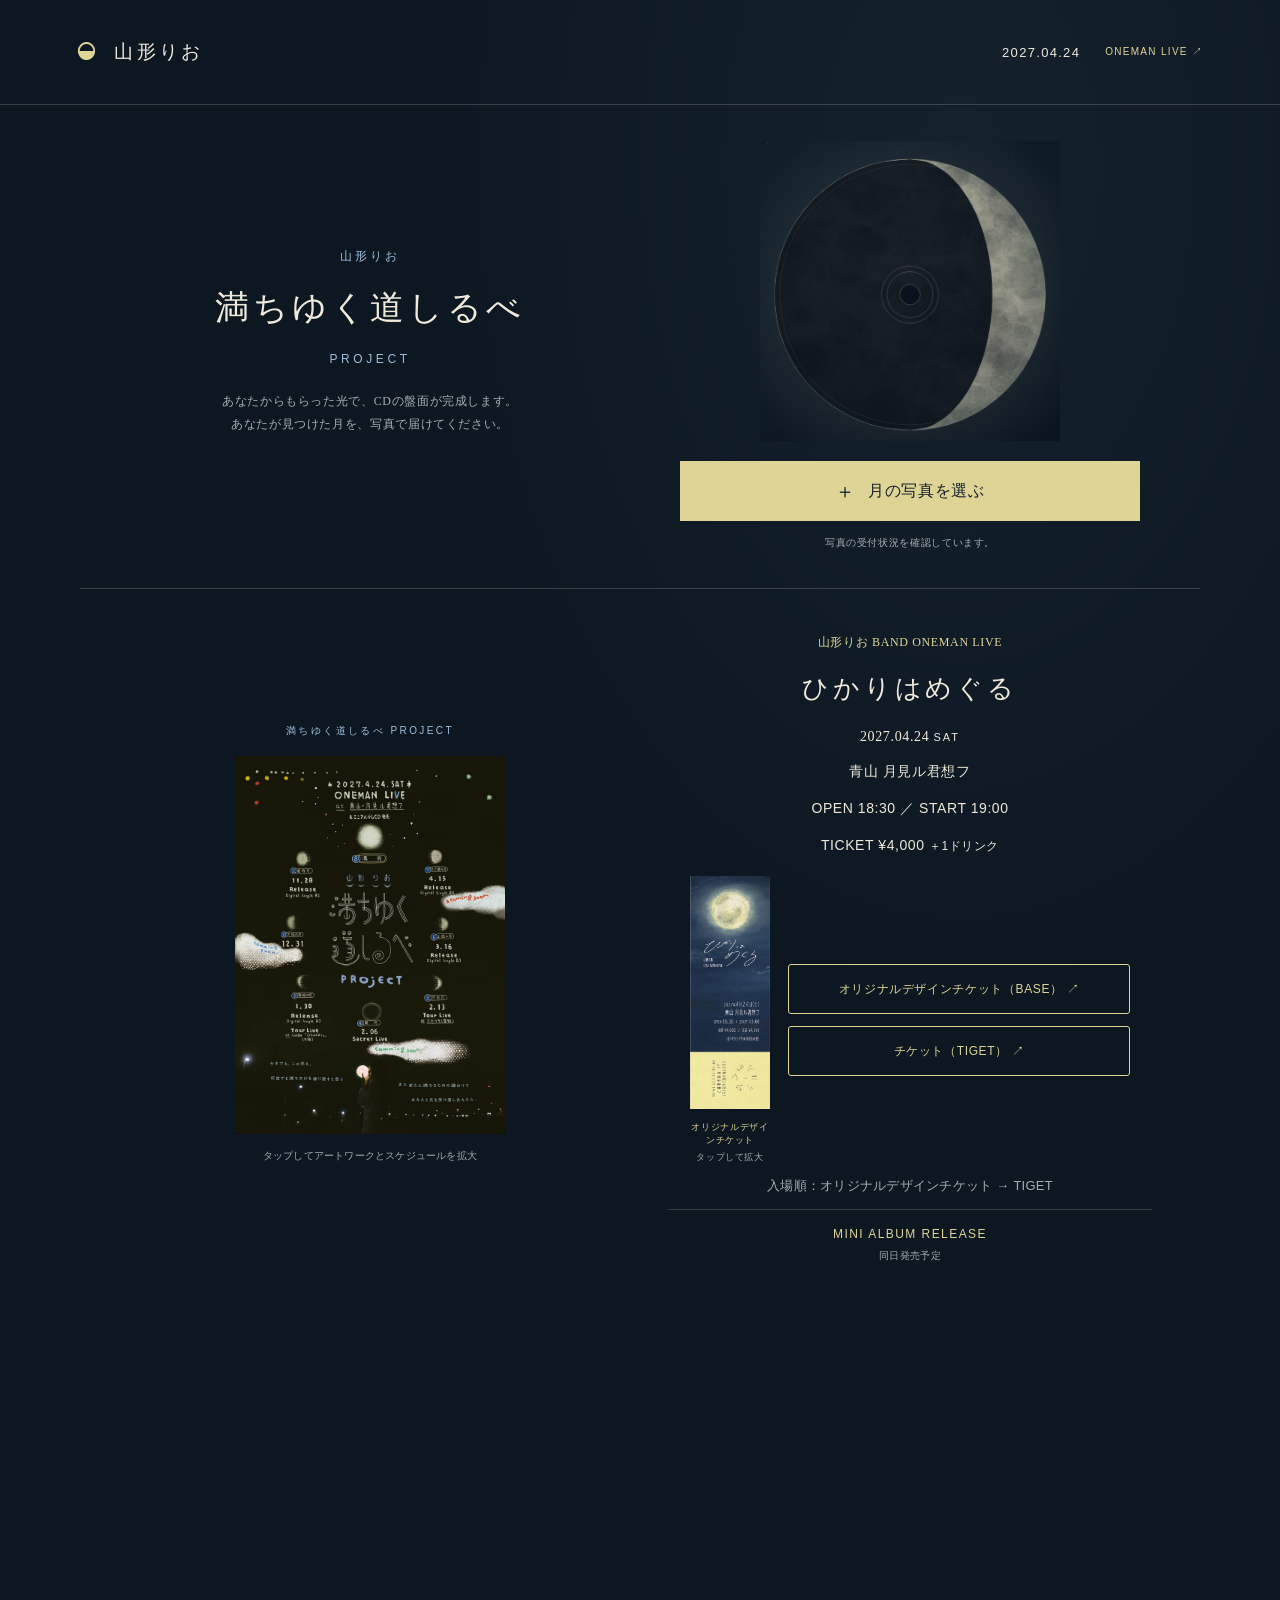
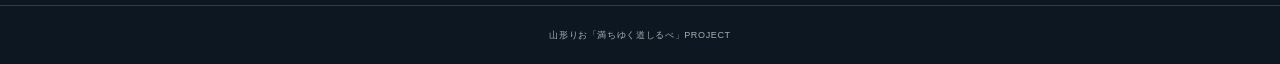
<file: index.html>
<!doctype html>
<html lang="ja">
<head>
  <meta charset="utf-8"><meta name="viewport" content="width=device-width,initial-scale=1,viewport-fit=cover">
  <title>山形りお「満ちゆく道しるべ」PROJECT</title>
  <meta name="description" content="みんなの月の光で、CDの盤面が完成する。山形りお「満ちゆく道しるべ」PROJECT。あなたが撮った月の光を、CDの盤面デザインに。">
  <meta name="theme-color" content="#0c1722">
  <meta http-equiv="Content-Security-Policy" content="default-src 'self'; script-src 'self'; style-src 'self'; img-src 'self' blob: data:; media-src 'self' blob:; connect-src 'self'; frame-src https://script.google.com https://*.googleusercontent.com; object-src 'none'; base-uri 'self'; form-action 'none'">
  <link rel="icon" href="./moon.svg" type="image/svg+xml"><link rel="stylesheet" href="./style.css?v=20261031-wide">
  <script type="module" src="./app.mjs?v=20261102-photo"></script>
</head>
<body>
  <header class="site-header"><a href="#" class="wordmark"><span class="moon-mark" aria-hidden="true">◒</span><span>山形りお</span></a><a href="#live" class="header-date">2027.04.24 <span>ONEMAN LIVE ↗</span></a></header>
  <main>
    <section class="participate section" id="participate" aria-labelledby="participate-title">
      <div class="simple-heading"><p class="project-artist">山形りお</p><h1 id="participate-title">満ちゆく道しるべ</h1><p class="project-label">PROJECT</p><p>あなたからもらった光で、CDの盤面が完成します。<br>あなたが見つけた月を、写真で届けてください。</p></div>
      <div class="workspace">
        <div class="editor">
          
          <label class="upload" for="photo-input"><span aria-hidden="true">＋</span><strong>月の写真を選ぶ</strong><small>JPEG / PNG / WebP など · 20MBまで</small></label>
          <input id="photo-input" type="file" accept="image/*" class="visually-hidden">
          <details id="photo-editor" hidden><summary>月の位置を調整する</summary>
            <div class="editor-title"><span id="photo-label">月の位置を合わせる</span><button id="detect" class="text-button">自動で探す</button></div>
            <canvas id="photo-canvas" width="480" height="420" tabindex="0" role="img" aria-label="選んだ写真。月をタップして位置を指定。スライダーでも調整できます。"></canvas>
            <p class="small muted">月をタップし、円で囲んでください。自動候補は街灯などを選ぶ場合があります。</p>
            <div class="range-row"><label for="moon-x">横位置</label><input type="range" id="moon-x" min="0" max="100" step="0.1" value="50"></div>
            <div class="range-row"><label for="moon-y">縦位置</label><input type="range" id="moon-y" min="0" max="100" step="0.1" value="50"></div>
            <div class="range-row"><label for="moon-radius">囲む大きさ</label><input type="range" id="moon-radius" min="1.5" max="50" step="0.1" value="12"></div>
            <div class="light-info" id="light-info" aria-live="polite"></div>
            <button id="create" class="button primary" disabled>調整を反映する</button>
          </details>
          <p id="collection-note" class="privacy-note"></p>
        </div>
        <div class="result" id="result">
          <div class="preview-top"><span id="preview-label">あなたの一枚のプレビュー</span><span>9 : 16</span></div>
          <div class="disc-window"><canvas id="result-canvas" width="540" height="960" aria-label="写真の光を帯びるCD盤面"></canvas></div>
          <p id="result-caption" class="small muted">月の写真を選ぶと、その光が盤面に重なります。</p>
          <div id="result-actions" hidden>
            <button id="make-video" class="button primary">光を送る</button>
            <p id="submission-status" role="status" class="small"></p><button id="retry-submission" class="text-button" hidden>素材の保存を再試行</button>
            <p id="recording-progress" role="status" class="small"></p><button id="cancel-video" class="text-button" hidden>動画の生成を中止</button>
            <div id="video-result" hidden><video id="video" controls playsinline preload="metadata" aria-label="生成した16秒の告知動画"></video><div class="save-grid"><button id="save-video" class="button primary">動画を保存 ↓</button><a id="open-video" class="button secondary" target="_blank" rel="noopener">動画を開く</a></div><a id="download-video" class="text-button" download>動画ファイルを直接ダウンロード ↓</a></div>
            <p id="format-note" class="small muted"></p>
            <details><summary>動画を保存できないとき</summary><p>「動画を開く」または直接ダウンロードをお試しください。iPhoneでは共有画面から「ビデオを保存」「ファイルに保存」、Androidではダウンロード先をご確認ください。端末・形式により選択肢が異なります。</p><p>動画生成に対応しない場合や、投稿先がWebMを受け付けない場合は、別のMP4対応ブラウザでお試しください。iPhone・Android実機での保存は未検証です。</p></details>
            <div class="share-block"><p>この月を、誰かの空へ。</p><p class="small muted">日本中から、叶うならば世界中から。<br>いろんな空の月の光で、このCDをつくりたい。<br>この光が届いた先で、またひとつ、月を見上げる人が増えていく。</p><div class="save-grid"><a id="share-x" class="button secondary">Xで投稿 ↗</a><a href="https://www.instagram.com/" class="button secondary" target="_blank" rel="noopener noreferrer">Instagramを開く ↗</a></div><details><summary>Xアプリが開かないとき</summary><p>LINEなどのアプリ内で開いている場合は、メニューからSafariでこのサイトを開き直してお試しください。Xアプリの起動は端末やアプリの設定によって制限されることがあります。</p><a id="share-x-web" class="text-button" target="_blank" rel="noopener noreferrer">ブラウザ版のXで投稿 ↗</a></details><button id="copy-text" class="text-button">投稿文とハッシュタグをコピー</button><textarea hidden id="share-text" rows="5" aria-label="コピー用の投稿文"></textarea><p class="small muted">先に動画を保存し、投稿画面で添付してください。</p></div>
          </div>
        </div>
      </div>
      <p id="status" class="status" role="status" aria-live="polite"></p>
    </section>
    <div class="project-live-layout">
    <section class="section project-story" aria-label="企画アートワーク"><p class="eyebrow">満ちゆく道しるべ PROJECT</p><a class="project-art" href="./assets/project-art-1600.webp" target="_blank" rel="noopener" aria-label="満ちゆく道しるべのアートワークとスケジュールを拡大"><img src="./assets/project-art-720.webp" width="1819" height="2552" loading="lazy" decoding="async" alt="山形りお「満ちゆく道しるべ」PROJECT。月の満ち欠けに沿ってリリースとライブを重ね、2027年4月24日のワンマンライブとミニアルバム発売へ向かう半年間のスケジュール。"></a><p class="small muted">タップしてアートワークとスケジュールを拡大</p></section>
    <section class="live section" id="live" aria-labelledby="live-title">
      <div><div id="artist-links" class="destination-links"></div></div>
      <div class="live-info"><p>山形りお BAND ONEMAN LIVE</p><h2 id="live-title">ひかりはめぐる</h2><p class="live-date"><time datetime="2027-04-24">2027.04.24 <small>SAT</small></time></p><p>青山 月見ル君想フ</p><p class="live-time">OPEN 18:30 <span aria-hidden="true">／</span> START 19:00</p><p class="live-ticket">TICKET ¥4,000 <small>＋1ドリンク</small></p><div class="purchase-options"><figure class="ticket-design"><a href="./assets/original-ticket-front.webp" target="_blank" rel="noopener" aria-label="オリジナルデザインチケットの表面を大きく見る"><img src="./assets/original-ticket-front.webp" width="469" height="1363" loading="lazy" decoding="async" alt="オリジナルデザインチケットの表面。紺色の背景に金色の満月と手書きの公演タイトル、下部に黄色い半券。"></a><figcaption>オリジナルデザインチケット<small>タップして拡大</small></figcaption></figure><div class="destination-links ticket-links" aria-label="チケット購入先"><a href="https://yamagatario.base.shop/" target="_blank" rel="noopener noreferrer">オリジナルデザインチケット（BASE） ↗</a><a href="https://tiget.net/events/533240/submit_password?cd=104q105s107f97p114e105n119k97i109q101x103s117b114m117a" target="_blank" rel="noopener noreferrer">チケット（TIGET） ↗</a></div></div><p class="small muted admission-order">入場順：オリジナルデザインチケット → TIGET</p><div id="event-links" class="destination-links"></div><p class="album">MINI ALBUM RELEASE <span>同日発売予定</span></p></div>
    </section>
    </div>
    <div class="section flyer-section">
      <a class="live-flyer" href="./assets/live-flyer-1200.webp" target="_blank" rel="noopener" aria-label="ワンマンライブのフライヤーを大きく見る">
        <img src="./assets/live-flyer-720.webp" srcset="./assets/live-flyer-720.webp 720w, ./assets/live-flyer-1200.webp 1200w" sizes="(max-width: 620px) 86vw, 540px" width="2122" height="2976" loading="lazy" decoding="async" alt="山形りお BAND ONEMAN LIVE「ひかりはめぐる」。青い夜の中、星の灯りとギターを抱えた山形りお。公演情報は画像の上に記載しています。">
      </a>
    </div>
  </main>
  <footer><span>山形りお「満ちゆく道しるべ」PROJECT</span><span>試作版 / 参加写真の募集・収集は行っていません</span></footer>
</body>
</html>
</file>
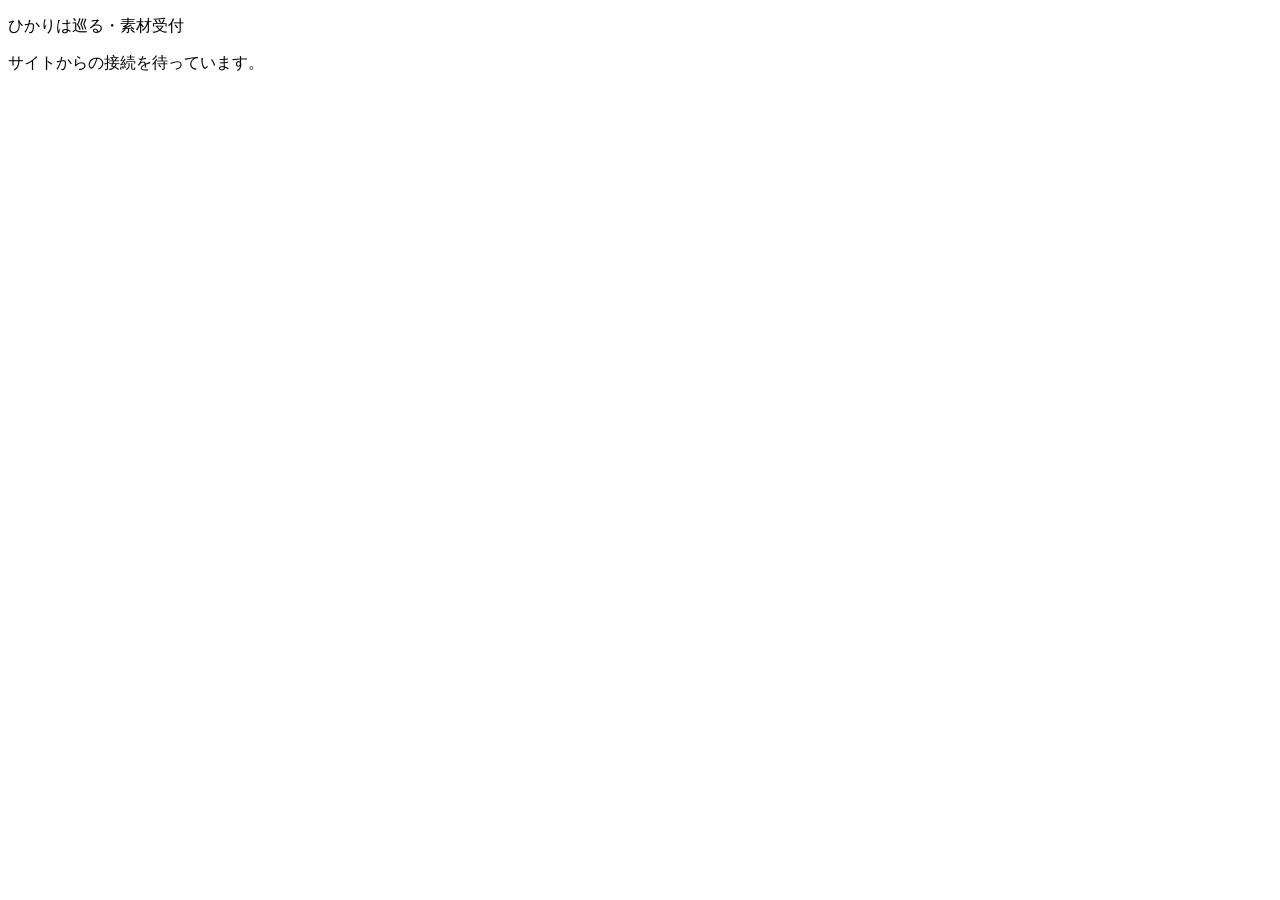
<file: collection/Bridge.html>
<!doctype html><html lang="ja"><head><base target="_top"><meta charset="utf-8"></head><body>
<p>ひかりは巡る・素材受付</p><p id="status">サイトからの接続を待っています。</p>
<script>
const nonce=<?!= JSON.stringify(nonce) ?>;
const origin='https://drteddy0304.github.io';
function send(type,data){window.top.postMessage({channel:'hikari-materials-v1',nonce,type,...data},origin);}
window.addEventListener('message',e=>{
  if(e.origin!==origin||e.source!==window.top||e.data?.nonce!==nonce||e.data?.channel!=='hikari-materials-v1')return;
  if(e.data.type==='config')google.script.run.withSuccessHandler(config=>send('config',{config})).withFailureHandler(()=>send('error',{message:'受付情報を取得できませんでした。'})).publicConfig();
  if(e.data.type==='submit')google.script.run.withSuccessHandler(receipt=>send('receipt',{receipt})).withFailureHandler(error=>send('error',{message:error.message||'保存できませんでした。'})).submitPublic(e.data.payload);
  if(e.data.type==='owner-test')google.script.run.withSuccessHandler(receipt=>send('receipt',{receipt})).withFailureHandler(error=>send('error',{message:error.message||'保存できませんでした。'})).testDropboxSave(e.data.payload);
});
if(nonce)send('ready',{});
</script></body></html>
</file>
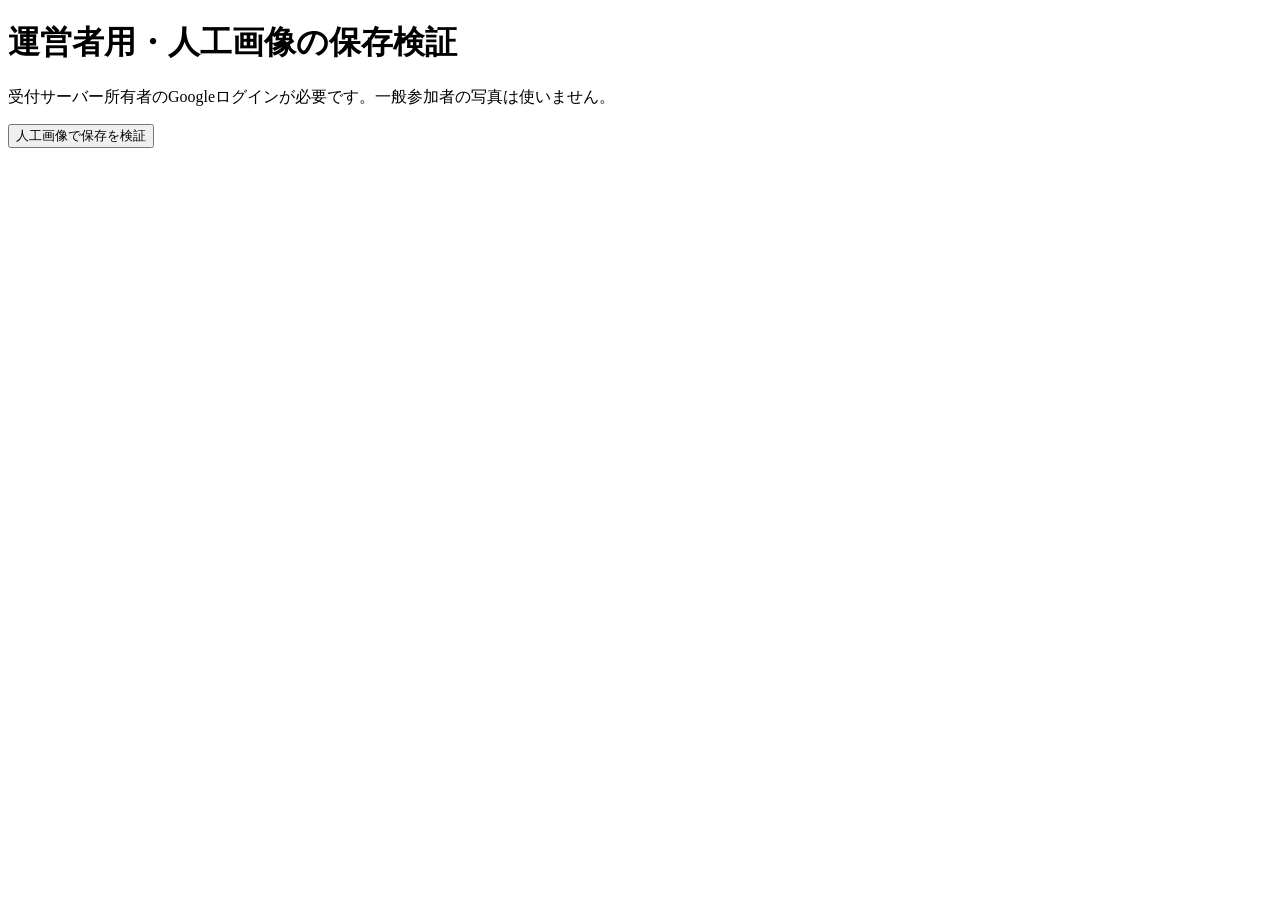
<file: collection/storage-check.html>
<!doctype html><html lang="ja"><meta charset="utf-8"><meta name="robots" content="noindex"><title>運営者用 保存検証</title>
<h1>運営者用・人工画像の保存検証</h1><p>受付サーバー所有者のGoogleログインが必要です。一般参加者の写真は使いません。</p><button id="run">人工画像で保存を検証</button><pre id="log"></pre><div id="images"></div>
<script type="module">
import {makeMaterialPackage,connectCollection} from '../submission.mjs';
import {detectMoon,extractLight} from '../core.mjs';
import {demoPhoto} from '../render.mjs';
const endpoint='https://script.google.com/macros/s/AKfycbxbh_Zb87z8hQJun2I4LappvzWKz8uCHDypET8XnZs8kRvyJRmmPvtD_cSxsfogjVOSIw/exec';
document.querySelector('#run').onclick=async()=>{
 const log=document.querySelector('#log'),button=document.querySelector('#run');button.disabled=true;log.textContent='接続中…\n';
 const client=connectCollection(endpoint,{ownerTest:true,timeout:90000});
 try{
  const config=await client.config();log.textContent+='受付接続: '+config.provider+'\n';
  const canvas=demoPhoto(),data=canvas.getContext('2d').getImageData(0,0,canvas.width,canvas.height),detected=detectMoon(data);
  const adjusted={...detected,x:detected.x+.015,radius:detected.radius*.85};
  const light=extractLight(data,adjusted),original=await new Promise(r=>canvas.toBlob(r,'image/png'));
  const value=await makeMaterialPackage(new File([original],'synthetic.png',{type:'image/png'}),light,{termsVersion:config.termsVersion});
  for(const f of value.files.filter(f=>f.name!=='light.json')){const img=new Image();img.alt=f.name;img.style.maxWidth='200px';img.src='data:'+(f.name.endsWith('png')?'image/png':'image/jpeg')+';base64,'+f.base64;document.querySelector('#images').append(img);}
  log.textContent+='位置・半径を調整済みの素材を送信…\n';
  const first=await client.send(value),second=await client.send(value);
  if(!first.ok||!second.duplicate)throw Error('保存または再送の検証失敗');
  log.textContent+='PASS 写真・調整済み光素材の保存\nPASS 再送で重複なし\n投稿番号: '+value.id+'\n調整値: '+JSON.stringify(light.selection);
 }catch(e){log.textContent+='ERROR '+e.message;}finally{client.close();button.disabled=false;}
};
</script></html>
</file>
<file: style.css>
:root{color-scheme:dark;--bg:#0c1722;--ink:#eee9db;--muted:#a5afb1;--gold:#d3c59e;--line:rgba(212,210,188,.2);font-family:'Yu Mincho','Hiragino Mincho ProN','Noto Serif JP',serif;color:var(--ink);background:var(--bg);font-synthesis:none}*{box-sizing:border-box}html{scroll-behavior:smooth;scroll-padding-top:30px}body{margin:0;line-height:1.9;letter-spacing:.04em;background:radial-gradient(ellipse at 75% 10%,#25353f55,transparent 40%),var(--bg)}button,input,select,textarea{font:inherit}button,a,input,select,summary{touch-action:manipulation}a{color:inherit;text-decoration:none}button{cursor:pointer}button:disabled{opacity:.45;cursor:not-allowed}a,button,input,select,textarea,summary{outline-offset:5px}a:focus-visible,button:focus-visible,input:focus-visible,select:focus-visible,textarea:focus-visible,summary:focus-visible,canvas:focus-visible{outline:2px solid var(--gold)}[hidden]{display:none!important}.site-header{max-width:1400px;margin:auto;padding:28px 6%;display:flex;align-items:center;justify-content:space-between;border-bottom:1px solid var(--line)}.wordmark{display:flex;gap:15px;align-items:center;font-size:19px;letter-spacing:.18em}.wordmark small{display:block;font:9px/1.8 sans-serif;letter-spacing:.18em}.moon-mark{font-size:38px;color:var(--gold)}.header-date{font:13px sans-serif;letter-spacing:.1em;display:flex;gap:25px}.header-date span{font-size:10px;color:var(--gold)}.hero{position:relative;max-width:1400px;margin:auto;padding:65px 8% 0;display:grid;grid-template-columns:1fr 1.15fr;align-items:center;min-height:780px}.eyebrow{font:10px/1.8 sans-serif;letter-spacing:.24em;color:var(--gold);margin:0 0 27px}.hero h1{font-size:clamp(40px,4.3vw,65px);line-height:1.7;font-weight:400;letter-spacing:.12em;margin:0 0 24px}.intro{color:#c4cac7;font-size:15px;line-height:2.3}.primary-link{display:flex;align-items:center;justify-content:space-between;max-width:310px;border-bottom:1px solid var(--gold);padding:18px 0 12px;margin-top:32px;color:var(--gold);font-size:15px}.primary-link span{font:22px sans-serif}.hero-note{font:11px/1.9 sans-serif;letter-spacing:.03em;color:var(--muted);margin-top:18px}.hero-art{position:relative;text-align:center;align-self:center;margin-top:-30px}.hero-art canvas{width:125%;height:auto;margin-left:-12.5%;display:block;max-height:670px;object-fit:contain}.art-caption{margin:-15px 0 0;color:var(--gold);font-size:15px;letter-spacing:.6em}.art-caption small{display:block;font:8px/2 sans-serif;letter-spacing:.3em;margin-top:9px;color:var(--muted)}.hero-bottom{grid-column:1/-1;border-top:1px solid var(--line);padding:25px 0;display:flex;justify-content:space-between;gap:20px;font:10px/1.8 sans-serif;letter-spacing:.1em;color:#b4bcb9;margin-top:55px}.hero-bottom a{color:var(--gold);font-size:22px}.section{max-width:1180px;padding:90px 40px;margin:auto;scroll-margin-top:25px}.story{display:grid;grid-template-columns:1fr 1.2fr;gap:10px 60px;padding-top:100px;padding-bottom:110px}.story .eyebrow{grid-column:1/-1}.story h2{font-size:33px;line-height:1.9;font-weight:400;margin:0}.story p{font-size:14px;line-height:2.2;margin:0 0 22px}.story .eyebrow{font-size:10px}.muted{color:var(--muted)}.section-heading{display:flex;align-items:flex-end;justify-content:space-between;gap:20px}.section-heading .eyebrow{margin-bottom:12px}h2{font-size:30px;font-weight:400;line-height:1.8;margin:0}h3{font-size:17px;font-weight:400;line-height:1.8}.prototype-tag{font:9px/2 sans-serif;color:var(--muted);border:1px solid var(--line);padding:4px 12px}.participate{border-top:1px solid var(--line)}.steps{list-style:none;padding:0;display:flex;gap:50px;font:12px/1.8 sans-serif;color:#c3c7bd;margin:35px 0 40px}.steps span{font:italic 19px Georgia;color:var(--gold);margin-right:10px}.workspace{display:grid;grid-template-columns:1fr .85fr;gap:70px}.number{font:italic 22px Georgia;color:var(--gold);margin-right:10px}.editor h3{margin:0 0 24px}.upload{display:flex;flex-direction:column;align-items:center;justify-content:center;border:1px dashed #a5aa9766;min-height:180px;text-align:center;background:#b3ba9c05;cursor:pointer;transition:background .2s}.upload:hover{background:#b3ba9c0c}.upload>span{font:30px sans-serif;font-weight:200;color:var(--gold);margin-bottom:14px}.upload strong{font-weight:400;font-size:16px}.upload small{font:10px/2 sans-serif;color:var(--muted);margin-top:8px}.sample-row{font:11px/2 sans-serif;display:flex;flex-wrap:wrap;align-items:center;gap:6px 14px;margin:18px 0 32px}.sample-row>span{width:100%;color:var(--muted)}.text-button{font:12px/1.8 sans-serif;color:var(--gold);background:none;border:0;padding:5px 0;border-bottom:1px solid #d3c59e55}.editor-title{display:flex;justify-content:space-between;align-items:center;font:12px/2 sans-serif;margin:25px 0 14px}#photo-canvas{display:block;width:100%;background:#070e17;touch-action:none;cursor:crosshair;border:1px solid var(--line)}.range-row{display:flex;gap:20px;align-items:center;margin:15px 0;font:12px/2 sans-serif}.range-row label{min-width:85px}.range-row input{flex:1;min-width:50px;accent-color:var(--gold);height:26px}.small{font:11px/1.9 sans-serif;letter-spacing:.02em}.privacy-note{font:11px/1.9 sans-serif;color:var(--muted);border-top:1px solid var(--line);padding-top:20px;margin-top:26px}.light-info{font:12px/1.9 sans-serif;color:var(--gold);margin:22px 0;min-height:24px}.swatch{display:inline-block;width:13px;height:13px;vertical-align:middle;border-radius:50%;margin-right:8px;border:1px solid #ffffff33}.phase-label{display:block;font:11px/2 sans-serif;color:var(--muted)}select{width:100%;font:12px sans-serif;color:var(--ink);background:#14212e;border:1px solid var(--line);padding:14px;margin:8px 0 22px;min-height:44px}.button{font:12px/1.7 sans-serif;letter-spacing:.04em;display:flex;align-items:center;justify-content:center;gap:12px;min-height:49px;padding:12px;border:1px solid var(--gold);border-radius:0;text-align:center}.button.primary{background:#d6c8a6;color:#14202a}.button.secondary{background:transparent;color:var(--gold);border-color:#d3c59e66}#create{width:100%;justify-content:space-between;padding:18px 22px}.result{min-width:0}.preview-top{display:flex;justify-content:space-between;font:10px/2 sans-serif;color:var(--muted);margin-bottom:14px}#result-canvas{display:block;width:100%;height:auto;border:1px solid var(--line);box-shadow:0 20px 65px #0003}.preview-controls{display:flex;justify-content:space-between;gap:20px;flex-wrap:wrap;margin:15px 0 28px}.save-grid{display:grid;grid-template-columns:1fr 1fr;gap:10px}.result h3{margin-top:30px}.result video{width:100%;max-height:480px;background:#050c14;margin:12px 0 20px}.result details{border-bottom:1px solid var(--line);padding:15px 0;font:11px/2 sans-serif;color:var(--muted)}.result summary{cursor:pointer;color:#c8cbbb;min-height:30px}#finished-image{width:100%;height:auto;display:block;margin:15px 0}textarea{width:100%;resize:vertical;min-height:120px;padding:12px;border:1px solid var(--line);font:11px/1.9 sans-serif;background:#14212e;color:var(--muted);margin-top:12px}.share-block{margin:32px 0}.share-block>p:first-child{font-size:16px}.share-block>.text-button{margin-top:16px}.status{font:13px/2 sans-serif;color:var(--gold);border-left:2px solid var(--gold);padding:10px 16px;margin-top:40px;min-height:45px}.status.error{color:#f3b3a2;border-color:#f3b3a2}.live{display:grid;grid-template-columns:1fr 1fr;gap:80px;border-top:1px solid var(--line)}.artist-name{font-size:28px;margin:30px 0 15px;letter-spacing:.25em}.live .muted{font-size:13px}.live-info{padding-left:50px;border-left:1px solid var(--line)}.live-info>p:first-child{font-size:12px;color:var(--gold)}.live-info h2{font-size:36px;letter-spacing:.15em}.live-date{font:30px/1.7 Georgia;margin:25px 0 0}.live-date small{font:11px sans-serif;letter-spacing:.18em}.live-info>p{font-size:14px}.album{border-top:1px solid var(--line);padding-top:25px;font:12px/2 sans-serif!important;letter-spacing:.12em;color:var(--gold)}.album span{display:block;font-size:10px;letter-spacing:.04em;color:var(--muted)}.destination-links{font:12px/2 sans-serif;color:var(--muted);margin-top:28px;display:flex;flex-direction:column;gap:16px}.destination-links a{color:var(--gold);border-bottom:1px solid var(--line);padding-bottom:9px}footer{border-top:1px solid var(--line);max-width:1400px;margin:auto;padding:35px 6%;display:flex;justify-content:space-between;gap:15px;font:9px/2 sans-serif;color:var(--muted)}.visually-hidden{position:absolute;width:1px;height:1px;padding:0;margin:-1px;overflow:hidden;clip:rect(0,0,0,0);white-space:nowrap;border:0}.upload:has(+input:focus-visible){outline:2px solid var(--gold);outline-offset:5px}
@media(min-width:1400px){.hero{min-height:850px}}@media(max-width:800px){.site-header{padding:18px 6%}.header-date{font-size:11px}.header-date span{display:none}.wordmark{font-size:16px;gap:9px}.wordmark small{font-size:8px}.moon-mark{font-size:29px}.hero{padding:35px 7% 0;min-height:0;grid-template-columns:minmax(0,1fr);gap:0}.hero h1{font-size:clamp(30px,8.5vw,44px);line-height:1.85}.hero .eyebrow{font-size:7px;letter-spacing:.13em;margin-bottom:22px}.intro{font-size:12px;line-height:2.2}.hero-art{margin:10px auto 0;width:100%;max-width:360px;min-width:0}.hero-art canvas{width:100%;margin-left:0;max-height:340px}.art-caption{font-size:11px;letter-spacing:.32em;margin-top:-10px}.art-caption small{font-size:6px;letter-spacing:.12em}.primary-link{font-size:13px;margin-top:20px;padding:13px 0 10px;max-width:280px}.hero-note{font-size:10px;line-height:1.9}.hero-bottom{margin-top:35px;padding:19px 0;flex-wrap:wrap;font-size:8px;gap:8px 10px}.hero-bottom span{width:85%}.hero-bottom a{position:absolute;right:7%;bottom:25px}.section{padding:65px 7%;min-width:0}.story{grid-template-columns:minmax(0,1fr);gap:20px}.story h2{font-size:27px;margin-bottom:12px}.story p{font-size:12px}.section-heading{align-items:flex-start;flex-direction:column;gap:20px}h2{font-size:25px}.section-heading .eyebrow{font-size:9px}.prototype-tag{font-size:8px}.steps{gap:22px;margin:28px 0 30px;font-size:10px}.steps span{font-size:17px;margin-right:6px}.workspace{grid-template-columns:minmax(0,1fr);gap:45px}.editor,.live>div{min-width:0}.result{max-width:460px;width:100%;margin:auto}.sample-row{font-size:10px}.live{grid-template-columns:minmax(0,1fr);gap:40px}.live-info{padding:35px 0 0;border-left:0;border-top:1px solid var(--line)}.live-info h2{font-size:30px}footer{flex-direction:column;font-size:8px}.save-grid .button{font-size:11px;padding:12px 8px}}@media(max-width:380px){.hero h1{font-size:30px}.steps{gap:14px}.section{padding-left:6%;padding-right:6%}}@media(prefers-reduced-motion:reduce){html{scroll-behavior:auto}*{transition:none!important}}
.music-choice{margin:24px 0;padding:20px 0;border-top:1px solid var(--line);border-bottom:1px solid var(--line)}.music-choice>label{font:13px/1.8 sans-serif;color:var(--gold)}.music-choice select{margin-bottom:8px}.music-choice audio{display:block;width:100%;max-width:100%;margin:12px 0}.music-choice p{margin:8px 0}

/* One disc, one upload, then save. */
.participate{max-width:620px;border-top:0;padding-top:28px}.simple-heading{text-align:center;margin-bottom:20px}.simple-heading h1{font-size:32px;font-weight:400;letter-spacing:.18em;margin:0}.simple-heading p{font-size:12px;color:var(--muted)}.workspace{display:flex;flex-direction:column;gap:20px}.result{display:contents}.preview-top{display:none}#result-canvas{order:0;width:100%;max-width:300px;margin:0 auto;border:0;box-shadow:none}#result-caption{display:none}.editor{order:1}.upload{min-height:60px;border:1px solid var(--gold);background:#d6c8a6;color:#14202a;flex-direction:row;gap:12px}.upload>span{font-size:20px;color:inherit;margin:0}.upload small{display:none}.privacy-note{border:0;padding:0;text-align:center;margin:12px 0 0;font-size:10px}#photo-editor{margin-top:18px}#photo-editor summary{font:12px/2 sans-serif;color:var(--muted);cursor:pointer}#result-actions{order:2}.status:empty{display:none}.status{margin-top:18px}.share-block{margin:24px 0}.live{padding-top:32px;padding-bottom:32px}.live>div:first-child{display:none}.live{display:block;max-width:620px}.live-info{border:0;padding:0;text-align:center}.live-info h2{font-size:26px}.live-date{font-size:25px}.live-info .album{padding-top:18px}.destination-links:empty{display:none}.site-header{padding-top:16px;padding-bottom:16px}footer{justify-content:center}footer span:last-child{display:none}

.disc-window{order:0;width:100%;max-width:300px;height:300px;overflow:hidden;position:relative;margin:auto}#result-canvas{position:absolute;width:480px;max-width:none;left:50%;top:-200px;transform:translateX(-50%)}

#make-video{width:100%}

.live-flyer{display:block;width:100%;margin:0 auto 32px;line-height:0}.live-flyer img{display:block;width:100%;height:auto}.live-time,.live-ticket{font-family:sans-serif;font-size:14px;letter-spacing:.04em}.live-ticket small{font-size:12px}.live-info .destination-links{justify-content:center;margin-top:24px}.live-info .destination-links a{display:block;padding:12px 24px;border:1px solid var(--gold);border-radius:3px}.live-info .destination-links a:hover{background:#d3c59e18}

.live-info .ticket-links{display:flex;flex-direction:column;gap:12px}.ticket-links a{font-size:14px}.admission-order{margin:16px 0 24px;line-height:1.9}

.flyer-section{max-width:620px;padding-top:16px;padding-bottom:32px}.flyer-section .live-flyer{margin-bottom:0}

.ticket-design{margin:28px auto 20px;text-align:center}.ticket-design a{display:block;width:150px;max-width:50%;margin:auto;line-height:0}.ticket-design img{display:block;width:100%;height:auto}.ticket-design figcaption{font-size:12px;margin-top:12px;color:var(--gold)}.ticket-design figcaption small{display:block;font-size:10px;color:var(--muted);margin-top:3px}

:root{--gold:#ded496}.simple-heading h1{font-size:clamp(25px,6.5vw,34px);letter-spacing:.12em;color:#eee9db}.simple-heading .project-artist{color:#9dbfdb;margin:0 0 8px;letter-spacing:.25em}.simple-heading .project-label{color:#9dbfdb;font:12px/1.8 sans-serif;letter-spacing:.3em;margin:8px 0 20px}.project-story{max-width:620px;text-align:center;padding-top:32px;padding-bottom:48px}.project-story h2{font-size:23px;font-weight:400}.project-story .eyebrow{color:#9dbfdb;margin-bottom:12px}.project-story>.muted{font-size:13px}.project-art{display:block;max-width:380px;margin:28px auto 12px;line-height:0}.project-art img{display:block;width:100%;height:auto}.upload{background:#ded496}

/* Keep artwork discoverable without making every image a full screen. */
.participate{padding-bottom:30px}.project-live-layout{max-width:960px;margin:auto;display:grid;grid-template-columns:280px minmax(0,1fr);gap:36px;padding:28px 40px;border-top:1px solid var(--line)}.project-live-layout>.section{width:100%;padding:0;min-width:0;margin:0}.project-art{max-width:230px;margin:16px auto 10px}.project-story .small{font-size:10px}.live-info>p{margin:10px 0}.live-info h2{margin:12px 0}.purchase-options{display:grid;grid-template-columns:80px minmax(0,1fr);gap:18px;align-items:center;margin-top:22px}.purchase-options .ticket-design{margin:0}.purchase-options .ticket-design a{width:80px;max-width:100%}.purchase-options figcaption{font-size:9px;line-height:1.5}.purchase-options figcaption small{font-size:9px}.purchase-options .ticket-links{margin:0}.purchase-options .ticket-links a{font-size:12px;padding:12px 9px}.live-info .album{padding-top:12px}.admission-order{font-size:10px}.flyer-section{padding-top:16px;padding-bottom:24px}.flyer-section .live-flyer{max-width:180px}.project-live-layout .live{border-top:0}footer{padding-top:20px;padding-bottom:20px}
@media(max-width:700px){.project-live-layout{display:block;padding:20px 7%}.project-live-layout>.project-story{margin-bottom:26px}.project-art{max-width:140px;margin:10px auto}.project-story .eyebrow{font-size:9px;margin-bottom:8px}.project-story .small{margin:8px 0}.project-live-layout>.live{padding-top:24px;border-top:1px solid var(--line)}.purchase-options{grid-template-columns:65px minmax(0,1fr);gap:14px}.purchase-options .ticket-design a{width:65px}.purchase-options .ticket-links a{font-size:11px;padding:12px 7px}.flyer-section .live-flyer{max-width:140px}}

/* Desktop: keep the same calm, centered reading flow as the participation area. */
@media(min-width:701px){.project-live-layout{display:block;max-width:620px;padding:24px 40px}.project-live-layout>.project-story{margin-bottom:28px}.project-art{max-width:180px;margin:12px auto 10px}.project-live-layout>.live{border-top:1px solid var(--line);padding-top:28px}.purchase-options{max-width:440px;margin:22px auto 0}.flyer-section{max-width:620px}}

/* Wide screens use two balanced columns; phone layout stays unchanged. */
@media(min-width:1000px){.participate{max-width:1120px;display:grid;grid-template-columns:minmax(0,1fr) minmax(0,1fr);gap:56px;align-items:center;padding:36px 48px}.simple-heading{margin:0}.workspace{min-width:0;width:100%;max-width:460px;justify-self:center}.project-live-layout{display:grid;max-width:1120px;grid-template-columns:minmax(0,1fr) minmax(0,1fr);gap:56px;align-items:center;padding:32px 48px}.project-live-layout>.project-story{margin:0}.project-art{max-width:270px;margin:16px auto 12px}.project-live-layout>.live{border:0;padding:0}.purchase-options{margin-top:18px}.flyer-section{max-width:1120px;padding-top:20px}}
</file>
